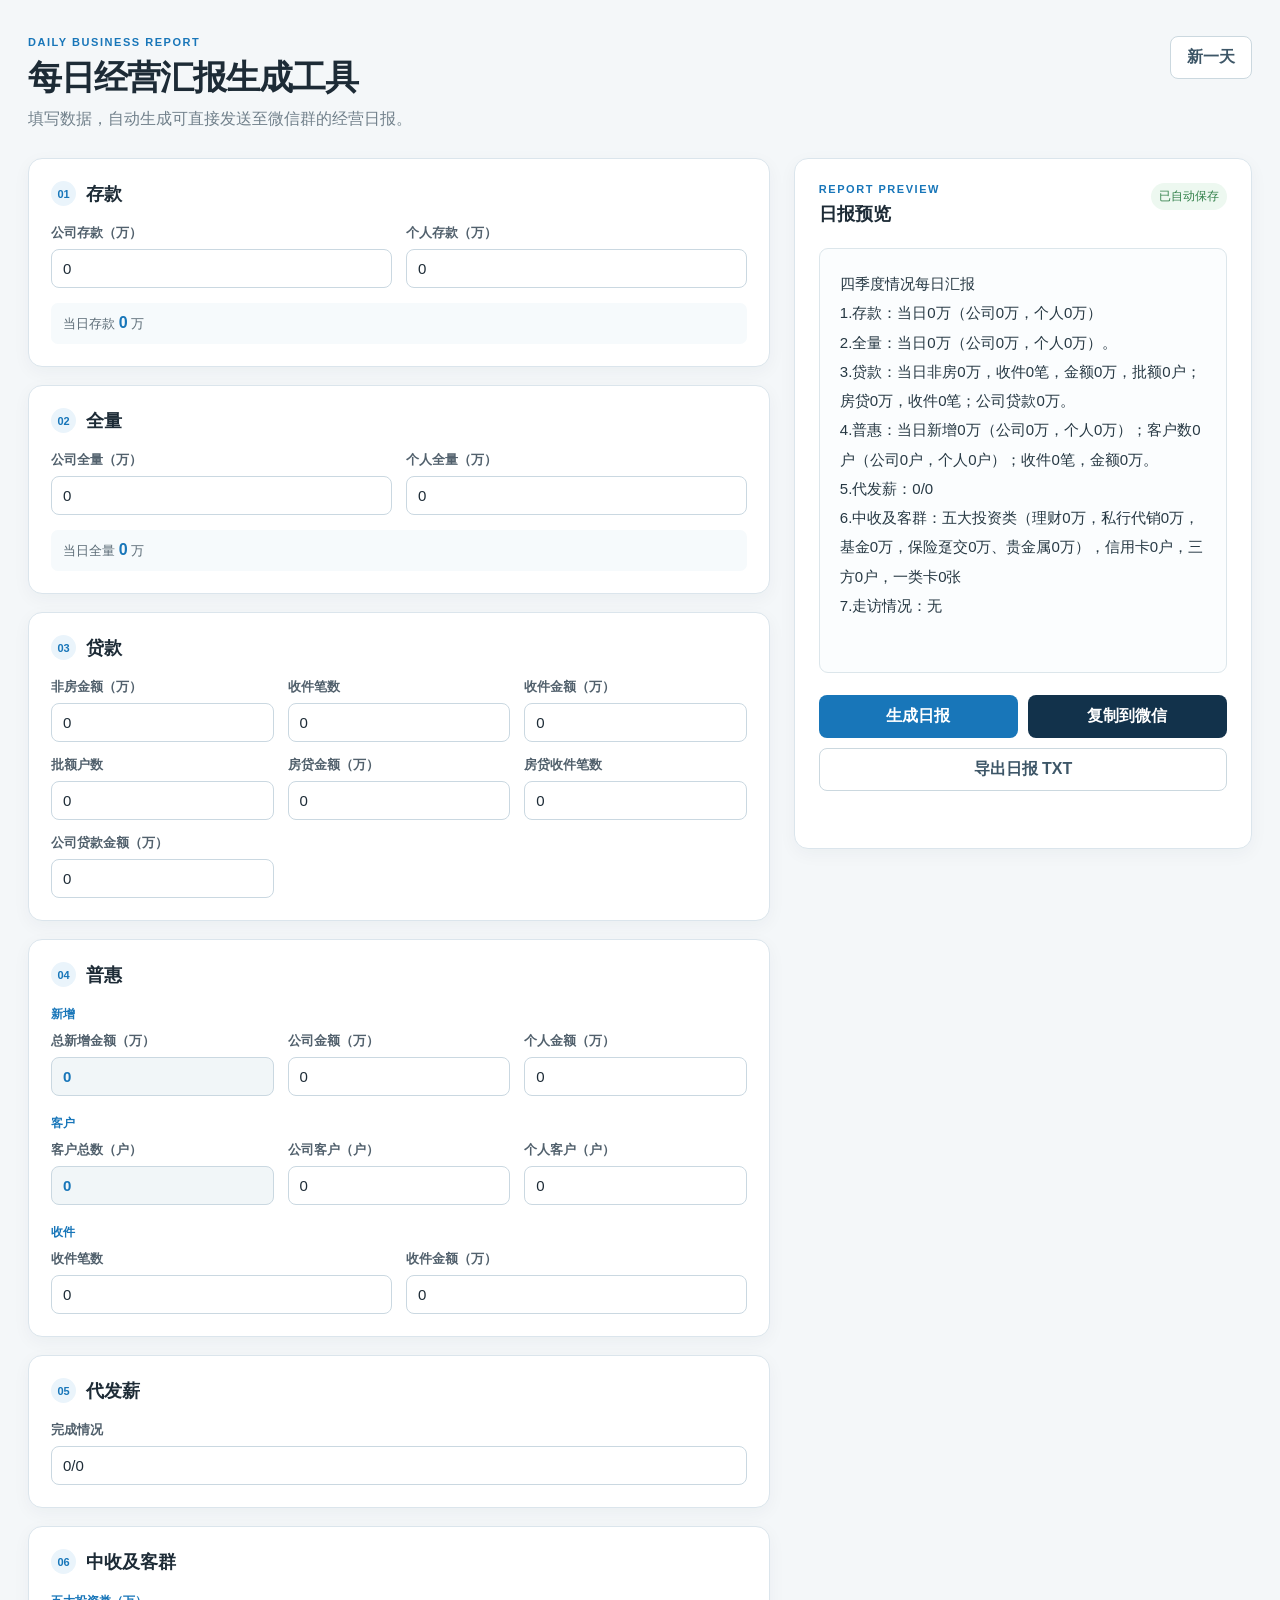
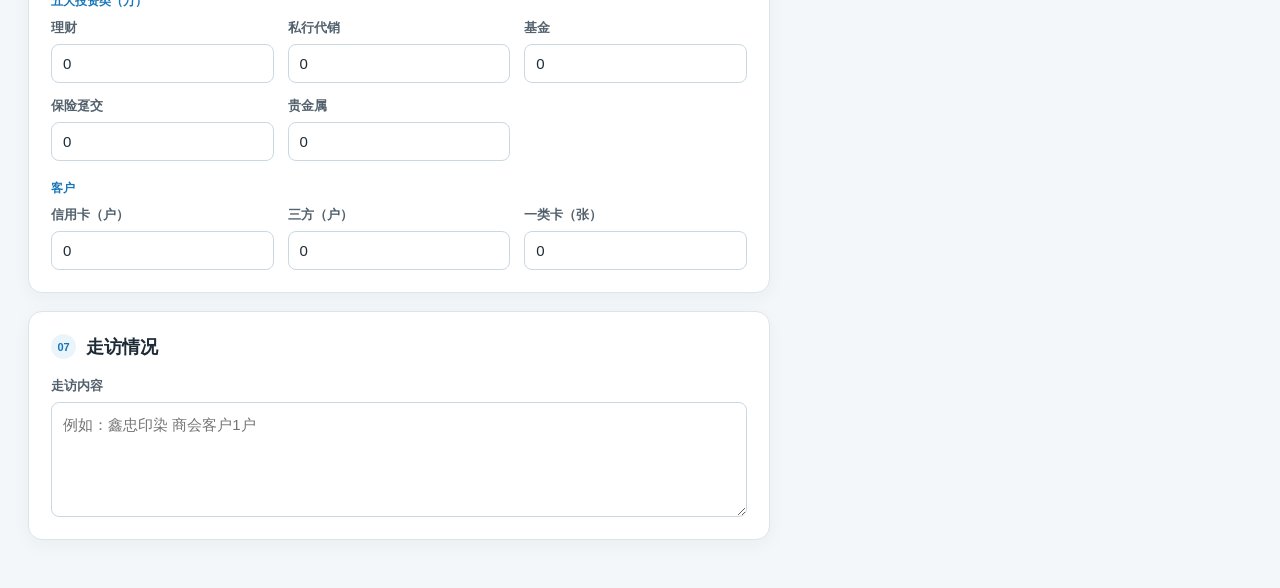
<file: index.html>
<!doctype html>
<html lang="zh-CN">
  <head>
    <meta charset="UTF-8" />
    <meta name="viewport" content="width=device-width, initial-scale=1.0" />
    <meta name="description" content="每日经营汇报生成工具" />
    <meta name="theme-color" content="#12324b" />
    <title>每日经营汇报生成工具</title>
    <meta name="apple-mobile-web-app-capable" content="yes" />
    <meta name="apple-mobile-web-app-status-bar-style" content="default" />
    <link rel="apple-touch-icon" sizes="180x180" href="assets/apple-touch-icon-v2.png" />
    <link rel="icon" type="image/png" sizes="180x180" href="assets/apple-touch-icon-v2.png" />
    <link rel="manifest" href="manifest.webmanifest" />
    <link rel="stylesheet" href="site.css" />
  </head>
  <body>
    <main class="app-shell">
      <header class="app-header">
        <div>
          <p class="eyebrow">DAILY BUSINESS REPORT</p>
          <h1>每日经营汇报生成工具</h1>
          <p class="subtitle">填写数据，自动生成可直接发送至微信群的经营日报。</p>
        </div>
        <button id="newDayButton" class="button button-secondary" type="button">新一天</button>
      </header>

      <div class="workspace">
        <section class="form-panel" aria-label="经营数据录入">
          <form id="reportForm">
            <section class="form-card">
              <div class="card-heading"><span>01</span><h2>存款</h2></div>
              <div class="input-grid two-columns">
                <label>公司存款（万）<input data-field="companyDeposit" type="number" inputmode="decimal" step="any" value="0" /></label>
                <label>个人存款（万）<input data-field="personalDeposit" type="number" inputmode="decimal" step="any" value="0" /></label>
              </div>
              <p class="calculation">当日存款 <strong id="depositTotal">0</strong> 万</p>
            </section>

            <section class="form-card">
              <div class="card-heading"><span>02</span><h2>全量</h2></div>
              <div class="input-grid two-columns">
                <label>公司全量（万）<input data-field="companyVolume" type="number" inputmode="decimal" step="any" value="0" /></label>
                <label>个人全量（万）<input data-field="personalVolume" type="number" inputmode="decimal" step="any" value="0" /></label>
              </div>
              <p class="calculation">当日全量 <strong id="volumeTotal">0</strong> 万</p>
            </section>

            <section class="form-card">
              <div class="card-heading"><span>03</span><h2>贷款</h2></div>
              <div class="input-grid three-columns">
                <label>非房金额（万）<input data-field="nonMortgageAmount" type="number" inputmode="decimal" step="any" value="0" /></label>
                <label>收件笔数<input data-field="nonMortgageCases" type="number" inputmode="numeric" step="1" value="0" /></label>
                <label>收件金额（万）<input data-field="nonMortgageCaseAmount" type="number" inputmode="decimal" step="any" value="0" /></label>
                <label>批额户数<input data-field="approvedHouseholds" type="number" inputmode="numeric" step="1" value="0" /></label>
                <label>房贷金额（万）<input data-field="mortgageAmount" type="number" inputmode="decimal" step="any" value="0" /></label>
                <label>房贷收件笔数<input data-field="mortgageCases" type="number" inputmode="numeric" step="1" value="0" /></label>
                <label>公司贷款金额（万）<input data-field="corporateLoanAmount" type="number" inputmode="decimal" step="any" value="0" /></label>
              </div>
            </section>

            <section class="form-card">
              <div class="card-heading"><span>04</span><h2>普惠</h2></div>
              <p class="group-label">新增</p>
              <div class="input-grid three-columns">
                <label>总新增金额（万）<input id="inclusiveNewTotal" type="text" value="0" readonly aria-label="总新增金额，自动合计" /></label>
                <label>公司金额（万）<input data-field="inclusiveNewCompany" type="number" inputmode="decimal" step="any" value="0" /></label>
                <label>个人金额（万）<input data-field="inclusiveNewPersonal" type="number" inputmode="decimal" step="any" value="0" /></label>
              </div>
              <p class="group-label">客户</p>
              <div class="input-grid three-columns">
                <label>客户总数（户）<input id="inclusiveCustomersTotal" type="text" value="0" readonly aria-label="客户总数，自动合计" /></label>
                <label>公司客户（户）<input data-field="inclusiveCustomersCompany" type="number" inputmode="numeric" step="1" value="0" /></label>
                <label>个人客户（户）<input data-field="inclusiveCustomersPersonal" type="number" inputmode="numeric" step="1" value="0" /></label>
              </div>
              <p class="group-label">收件</p>
              <div class="input-grid two-columns">
                <label>收件笔数<input data-field="inclusiveCases" type="number" inputmode="numeric" step="1" value="0" /></label>
                <label>收件金额（万）<input data-field="inclusiveCaseAmount" type="number" inputmode="decimal" step="any" value="0" /></label>
              </div>
            </section>

            <section class="form-card">
              <div class="card-heading"><span>05</span><h2>代发薪</h2></div>
              <label>完成情况<input data-field="payroll" type="text" placeholder="例如：0/4" value="0/0" /></label>
            </section>

            <section class="form-card">
              <div class="card-heading"><span>06</span><h2>中收及客群</h2></div>
              <p class="group-label">五大投资类（万）</p>
              <div class="input-grid three-columns">
                <label>理财<input data-field="wealthManagement" type="number" inputmode="decimal" step="any" value="0" /></label>
                <label>私行代销<input data-field="privateBankSales" type="number" inputmode="decimal" step="any" value="0" /></label>
                <label>基金<input data-field="fund" type="number" inputmode="decimal" step="any" value="0" /></label>
                <label>保险趸交<input data-field="insurance" type="number" inputmode="decimal" step="any" value="0" /></label>
                <label>贵金属<input data-field="preciousMetals" type="number" inputmode="decimal" step="any" value="0" /></label>
              </div>
              <p class="group-label">客户</p>
              <div class="input-grid three-columns">
                <label>信用卡（户）<input data-field="creditCard" type="number" inputmode="numeric" step="1" value="0" /></label>
                <label>三方（户）<input data-field="thirdParty" type="number" inputmode="numeric" step="1" value="0" /></label>
                <label>一类卡（张）<input data-field="firstClassCard" type="number" inputmode="numeric" step="1" value="0" /></label>
              </div>
            </section>

            <section class="form-card">
              <div class="card-heading"><span>07</span><h2>走访情况</h2></div>
              <label>走访内容<textarea data-field="visits" rows="4" placeholder="例如：鑫忠印染 商会客户1户"></textarea></label>
            </section>
          </form>
        </section>

        <aside class="preview-panel" aria-label="日报预览">
          <div class="preview-head">
            <div><p class="eyebrow">REPORT PREVIEW</p><h2>日报预览</h2></div>
            <span id="saveStatus" class="save-status">已自动保存</span>
          </div>
          <pre id="reportPreview" class="report-preview" aria-live="polite"></pre>
          <div class="action-buttons">
            <button id="generateButton" class="button button-primary" type="button">生成日报</button>
            <button id="copyButton" class="button button-dark" type="button">复制到微信</button>
            <button id="exportButton" class="button button-outline" type="button">导出日报 TXT</button>
          </div>
          <p id="actionMessage" class="action-message" role="status"></p>
        </aside>
      </div>
    </main>
    <script src="site.js"></script>
  </body>
</html>
</file>
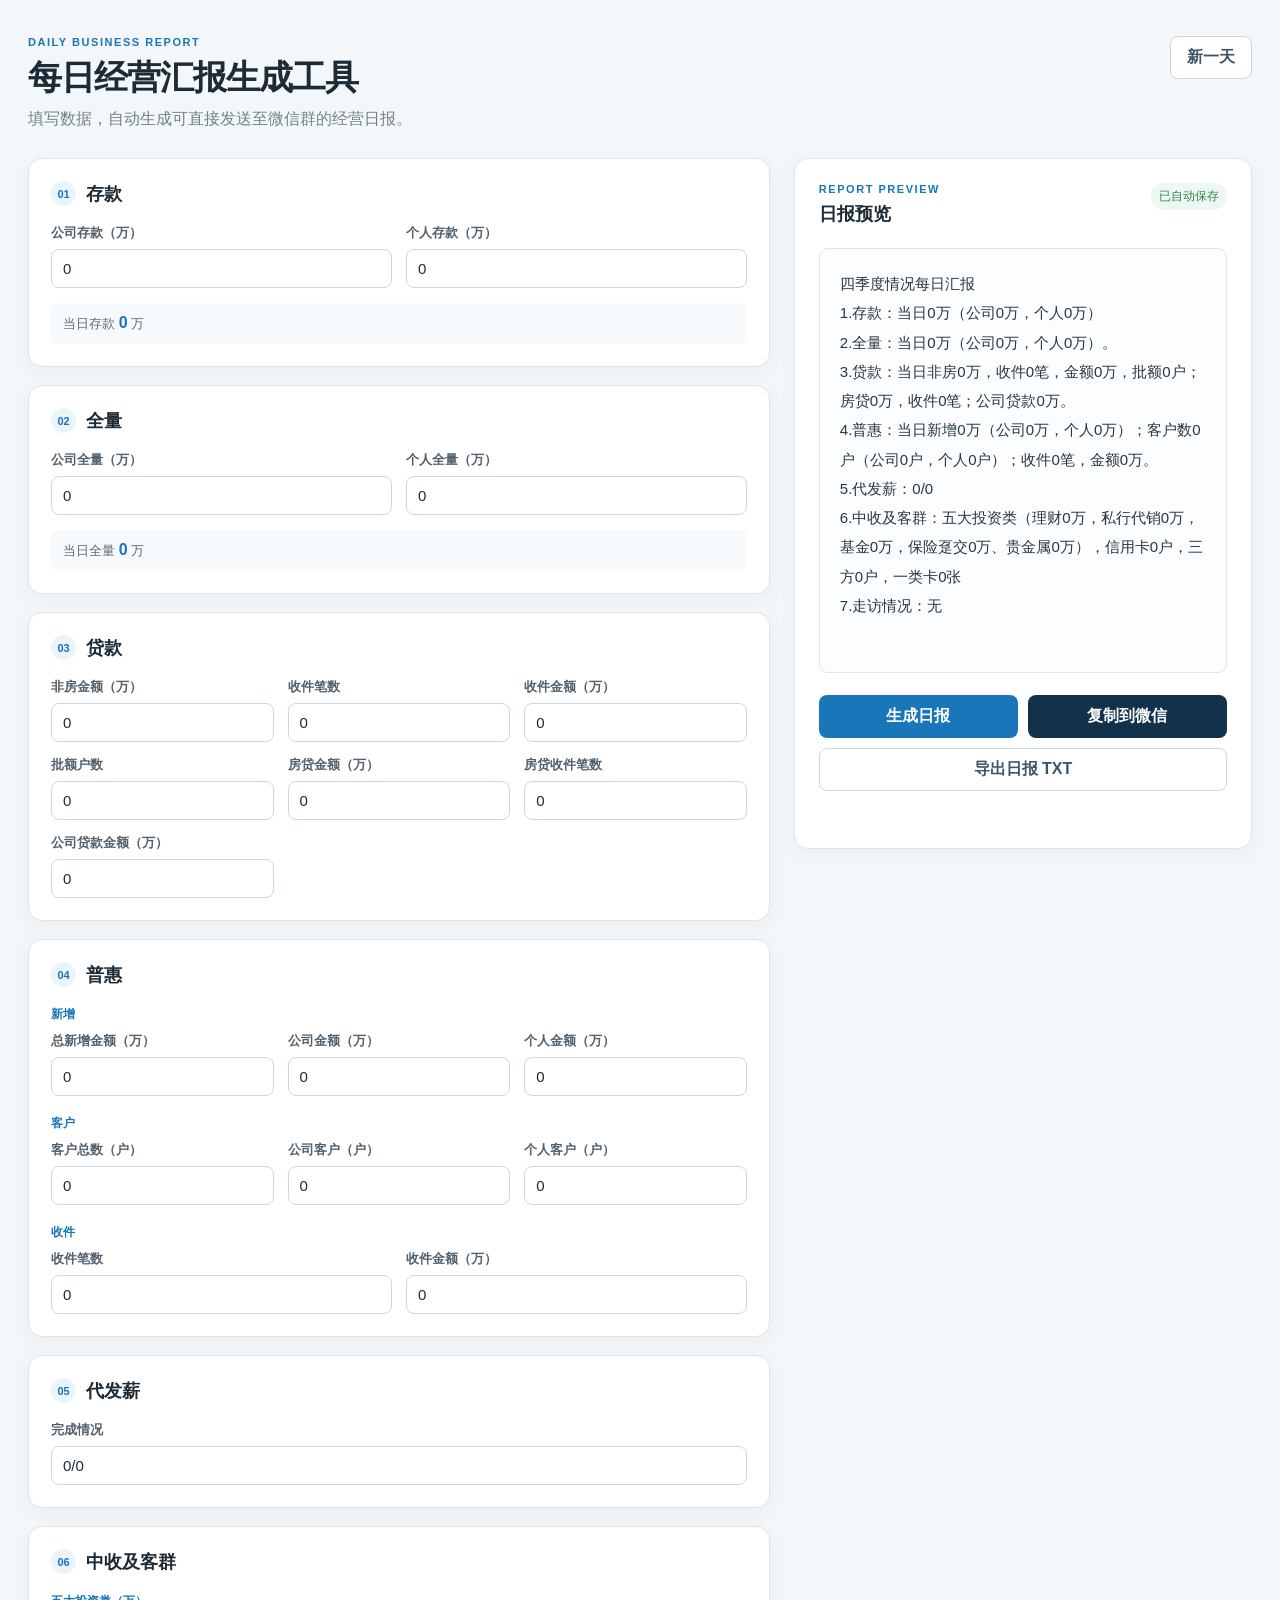
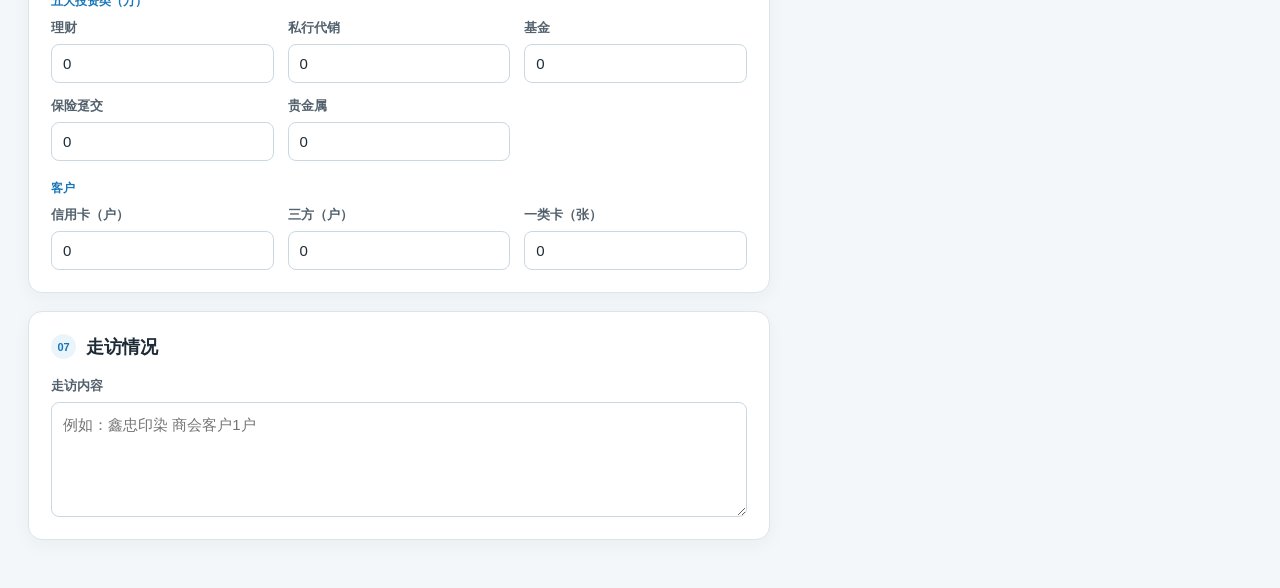
<file: 每日工作汇报/index.html>
<!doctype html>
<html lang="zh-CN">
  <head>
    <meta charset="UTF-8" />
    <meta name="viewport" content="width=device-width, initial-scale=1.0" />
    <meta name="description" content="每日经营汇报生成工具" />
    <meta name="theme-color" content="#12324b" />
    <title>每日经营汇报生成工具</title>
    <link rel="icon" href="assets/app-icon.svg" type="image/svg+xml" />
    <link rel="apple-touch-icon" href="assets/apple-touch-icon.png" />
    <link rel="manifest" href="site.webmanifest" />
    <link rel="stylesheet" href="site.css" />
  </head>
  <body>
    <main class="app-shell">
      <header class="app-header">
        <div>
          <p class="eyebrow">DAILY BUSINESS REPORT</p>
          <h1>每日经营汇报生成工具</h1>
          <p class="subtitle">填写数据，自动生成可直接发送至微信群的经营日报。</p>
        </div>
        <button id="newDayButton" class="button button-secondary" type="button">新一天</button>
      </header>

      <div class="workspace">
        <section class="form-panel" aria-label="经营数据录入">
          <form id="reportForm">
            <section class="form-card">
              <div class="card-heading"><span>01</span><h2>存款</h2></div>
              <div class="input-grid two-columns">
                <label>公司存款（万）<input data-field="companyDeposit" type="number" inputmode="decimal" step="any" value="0" /></label>
                <label>个人存款（万）<input data-field="personalDeposit" type="number" inputmode="decimal" step="any" value="0" /></label>
              </div>
              <p class="calculation">当日存款 <strong id="depositTotal">0</strong> 万</p>
            </section>

            <section class="form-card">
              <div class="card-heading"><span>02</span><h2>全量</h2></div>
              <div class="input-grid two-columns">
                <label>公司全量（万）<input data-field="companyVolume" type="number" inputmode="decimal" step="any" value="0" /></label>
                <label>个人全量（万）<input data-field="personalVolume" type="number" inputmode="decimal" step="any" value="0" /></label>
              </div>
              <p class="calculation">当日全量 <strong id="volumeTotal">0</strong> 万</p>
            </section>

            <section class="form-card">
              <div class="card-heading"><span>03</span><h2>贷款</h2></div>
              <div class="input-grid three-columns">
                <label>非房金额（万）<input data-field="nonMortgageAmount" type="number" inputmode="decimal" step="any" value="0" /></label>
                <label>收件笔数<input data-field="nonMortgageCases" type="number" inputmode="numeric" step="1" value="0" /></label>
                <label>收件金额（万）<input data-field="nonMortgageCaseAmount" type="number" inputmode="decimal" step="any" value="0" /></label>
                <label>批额户数<input data-field="approvedHouseholds" type="number" inputmode="numeric" step="1" value="0" /></label>
                <label>房贷金额（万）<input data-field="mortgageAmount" type="number" inputmode="decimal" step="any" value="0" /></label>
                <label>房贷收件笔数<input data-field="mortgageCases" type="number" inputmode="numeric" step="1" value="0" /></label>
                <label>公司贷款金额（万）<input data-field="corporateLoanAmount" type="number" inputmode="decimal" step="any" value="0" /></label>
              </div>
            </section>

            <section class="form-card">
              <div class="card-heading"><span>04</span><h2>普惠</h2></div>
              <p class="group-label">新增</p>
              <div class="input-grid three-columns">
                <label>总新增金额（万）<input data-field="inclusiveNewTotal" type="number" inputmode="decimal" step="any" value="0" /></label>
                <label>公司金额（万）<input data-field="inclusiveNewCompany" type="number" inputmode="decimal" step="any" value="0" /></label>
                <label>个人金额（万）<input data-field="inclusiveNewPersonal" type="number" inputmode="decimal" step="any" value="0" /></label>
              </div>
              <p class="group-label">客户</p>
              <div class="input-grid three-columns">
                <label>客户总数（户）<input data-field="inclusiveCustomersTotal" type="number" inputmode="numeric" step="1" value="0" /></label>
                <label>公司客户（户）<input data-field="inclusiveCustomersCompany" type="number" inputmode="numeric" step="1" value="0" /></label>
                <label>个人客户（户）<input data-field="inclusiveCustomersPersonal" type="number" inputmode="numeric" step="1" value="0" /></label>
              </div>
              <p class="group-label">收件</p>
              <div class="input-grid two-columns">
                <label>收件笔数<input data-field="inclusiveCases" type="number" inputmode="numeric" step="1" value="0" /></label>
                <label>收件金额（万）<input data-field="inclusiveCaseAmount" type="number" inputmode="decimal" step="any" value="0" /></label>
              </div>
            </section>

            <section class="form-card">
              <div class="card-heading"><span>05</span><h2>代发薪</h2></div>
              <label>完成情况<input data-field="payroll" type="text" placeholder="例如：0/4" value="0/0" /></label>
            </section>

            <section class="form-card">
              <div class="card-heading"><span>06</span><h2>中收及客群</h2></div>
              <p class="group-label">五大投资类（万）</p>
              <div class="input-grid three-columns">
                <label>理财<input data-field="wealthManagement" type="number" inputmode="decimal" step="any" value="0" /></label>
                <label>私行代销<input data-field="privateBankSales" type="number" inputmode="decimal" step="any" value="0" /></label>
                <label>基金<input data-field="fund" type="number" inputmode="decimal" step="any" value="0" /></label>
                <label>保险趸交<input data-field="insurance" type="number" inputmode="decimal" step="any" value="0" /></label>
                <label>贵金属<input data-field="preciousMetals" type="number" inputmode="decimal" step="any" value="0" /></label>
              </div>
              <p class="group-label">客户</p>
              <div class="input-grid three-columns">
                <label>信用卡（户）<input data-field="creditCard" type="number" inputmode="numeric" step="1" value="0" /></label>
                <label>三方（户）<input data-field="thirdParty" type="number" inputmode="numeric" step="1" value="0" /></label>
                <label>一类卡（张）<input data-field="firstClassCard" type="number" inputmode="numeric" step="1" value="0" /></label>
              </div>
            </section>

            <section class="form-card">
              <div class="card-heading"><span>07</span><h2>走访情况</h2></div>
              <label>走访内容<textarea data-field="visits" rows="4" placeholder="例如：鑫忠印染 商会客户1户"></textarea></label>
            </section>
          </form>
        </section>

        <aside class="preview-panel" aria-label="日报预览">
          <div class="preview-head">
            <div><p class="eyebrow">REPORT PREVIEW</p><h2>日报预览</h2></div>
            <span id="saveStatus" class="save-status">已自动保存</span>
          </div>
          <pre id="reportPreview" class="report-preview" aria-live="polite"></pre>
          <div class="action-buttons">
            <button id="generateButton" class="button button-primary" type="button">生成日报</button>
            <button id="copyButton" class="button button-dark" type="button">复制到微信</button>
            <button id="exportButton" class="button button-outline" type="button">导出日报 TXT</button>
          </div>
          <p id="actionMessage" class="action-message" role="status"></p>
        </aside>
      </div>
    </main>
    <script src="site.js"></script>
  </body>
</html>
</file>
<file: site.css>
:root { --navy: #12324b; --blue: #1876b9; --light-blue: #eaf4fb; --line: #dbe5ec; --ink: #1d2b36; --muted: #71808b; --surface: #fff; --canvas: #f4f7f9; }
* { box-sizing: border-box; }
body { margin: 0; background: var(--canvas); color: var(--ink); font-family: -apple-system, BlinkMacSystemFont, "Segoe UI", "PingFang SC", "Microsoft YaHei", sans-serif; }
.app-shell { max-width: 1500px; margin: 0 auto; padding: 36px 28px 48px; }
.app-header, .preview-head { display: flex; justify-content: space-between; align-items: flex-start; gap: 20px; }.app-header { margin-bottom: 28px; }.eyebrow { margin: 0 0 7px; color: var(--blue); font-size: 11px; font-weight: 800; letter-spacing: .14em; }h1, h2, p { margin-top: 0; }h1 { margin-bottom: 8px; font-size: clamp(25px, 3vw, 34px); letter-spacing: -.03em; }h2 { margin-bottom: 0; font-size: 18px; }.subtitle { margin-bottom: 0; color: var(--muted); }
.workspace { display: grid; grid-template-columns: minmax(0, 1.36fr) minmax(340px, .84fr); gap: 24px; align-items: start; }.form-panel, #reportForm { display: grid; gap: 18px; }.form-card, .preview-panel { background: var(--surface); border: 1px solid var(--line); border-radius: 14px; box-shadow: 0 5px 18px rgba(28, 55, 74, .045); }.form-card { padding: 22px; }.card-heading { display: flex; align-items: center; gap: 10px; margin-bottom: 18px; }.card-heading span { display: inline-grid; place-items: center; width: 25px; height: 25px; border-radius: 50%; background: var(--light-blue); color: var(--blue); font-size: 11px; font-weight: 800; }.input-grid { display: grid; gap: 14px; }.two-columns { grid-template-columns: repeat(2, minmax(0, 1fr)); }.three-columns { grid-template-columns: repeat(3, minmax(0, 1fr)); }
label { display: grid; gap: 7px; color: #52616d; font-size: 13px; font-weight: 650; }input, textarea { width: 100%; border: 1px solid #cad8e1; border-radius: 8px; padding: 10px 11px; background: #fff; color: var(--ink); font: inherit; font-size: 15px; font-weight: 500; outline: none; transition: border-color .18s, box-shadow .18s; }input[readonly] { background: #f1f6f8; color: var(--blue); font-weight: 750; cursor: default; }textarea { resize: vertical; line-height: 1.55; }input:focus, textarea:focus { border-color: var(--blue); box-shadow: 0 0 0 3px rgba(24,118,185,.12); }.group-label { margin: 19px 0 9px; color: var(--blue); font-size: 12px; font-weight: 800; }.calculation { margin: 15px 0 0; padding: 11px 12px; border-radius: 7px; background: #f6fafc; color: #5b6b76; font-size: 13px; }.calculation strong { color: var(--blue); font-size: 16px; }
.preview-panel { position: sticky; top: 18px; padding: 24px; }.save-status { padding: 5px 8px; border-radius: 999px; background: #edf8f0; color: #33814b; font-size: 12px; white-space: nowrap; }.report-preview { min-height: 425px; margin: 22px 0; padding: 20px; overflow: auto; border: 1px solid #dce6eb; border-radius: 9px; background: #fbfdfe; color: #263843; font-family: "PingFang SC", "Microsoft YaHei", sans-serif; font-size: 15px; line-height: 1.95; white-space: pre-wrap; }.action-buttons { display: grid; grid-template-columns: 1fr 1fr; gap: 10px; }.button { min-height: 42px; border: 1px solid transparent; border-radius: 8px; padding: 10px 16px; cursor: pointer; font: inherit; font-weight: 750; transition: transform .16s, opacity .16s, background .16s; }.button:hover { transform: translateY(-1px); }.button-primary { background: var(--blue); color: #fff; }.button-dark { background: var(--navy); color: #fff; }.button-outline, .button-secondary { border-color: #cbd8df; background: #fff; color: #3d5667; }.button-outline { grid-column: 1 / -1; }.action-message { min-height: 20px; margin: 13px 0 0; color: #33814b; font-size: 13px; text-align: center; }
@media (max-width: 980px) { .workspace { grid-template-columns: 1fr; gap: 18px; } .preview-panel { position: static; } .report-preview { min-height: 260px; } }
@media (max-width: 600px) { .app-shell { padding: 20px 14px 32px; }.app-header { align-items: stretch; flex-direction: column; margin-bottom: 20px; }.app-header h1 { font-size: 26px; }.app-header .button { width: 100%; }.workspace, #reportForm { gap: 10px; }.two-columns { grid-template-columns: repeat(2, minmax(0, 1fr)); }.three-columns { grid-template-columns: repeat(2, minmax(0, 1fr)); }.form-card, .preview-panel { padding: 15px 14px; border-radius: 12px; }.form-card.is-collapsible { padding-top: 13px; padding-bottom: 13px; }.form-card.is-collapsible:not(.is-open) > :not(.card-heading) { display: none; }.card-heading { margin-bottom: 14px; }.form-card.is-collapsible:not(.is-open) .card-heading { margin-bottom: 0; }.form-card.is-collapsible .card-heading { cursor: pointer; user-select: none; }.form-card.is-collapsible .card-heading::after { content: '收起'; margin-left: auto; color: var(--blue); font-size: 12px; font-weight: 800; }.form-card.is-collapsible:not(.is-open) .card-heading::after { content: '填写'; color: #71808b; }.input-grid { gap: 10px; }label { gap: 5px; font-size: 12px; }input, textarea { min-height: 46px; padding: 10px; font-size: 16px; }textarea { min-height: 96px; }.group-label { margin: 14px 0 7px; }.calculation { margin-top: 11px; }.preview-head { align-items: center; }.preview-head h2 { font-size: 20px; }.report-preview { min-height: 215px; margin: 16px 0; padding: 15px; font-size: 14px; line-height: 1.8; }.action-buttons { grid-template-columns: 1fr; gap: 9px; }.button { min-height: 50px; font-size: 16px; }.button-outline { grid-column: auto; }.action-message { margin-top: 11px; } }
</file>
<file: 每日工作汇报/site.css>
:root { --navy: #12324b; --blue: #1876b9; --light-blue: #eaf4fb; --line: #dbe5ec; --ink: #1d2b36; --muted: #71808b; --surface: #fff; --canvas: #f4f7f9; }
* { box-sizing: border-box; }
body { margin: 0; background: var(--canvas); color: var(--ink); font-family: -apple-system, BlinkMacSystemFont, "Segoe UI", "PingFang SC", "Microsoft YaHei", sans-serif; }
.app-shell { max-width: 1500px; margin: 0 auto; padding: 36px 28px 48px; }
.app-header, .preview-head { display: flex; justify-content: space-between; align-items: flex-start; gap: 20px; }.app-header { margin-bottom: 28px; }.eyebrow { margin: 0 0 7px; color: var(--blue); font-size: 11px; font-weight: 800; letter-spacing: .14em; }h1, h2, p { margin-top: 0; }h1 { margin-bottom: 8px; font-size: clamp(25px, 3vw, 34px); letter-spacing: -.03em; }h2 { margin-bottom: 0; font-size: 18px; }.subtitle { margin-bottom: 0; color: var(--muted); }
.workspace { display: grid; grid-template-columns: minmax(0, 1.36fr) minmax(340px, .84fr); gap: 24px; align-items: start; }.form-panel, #reportForm { display: grid; gap: 18px; }.form-card, .preview-panel { background: var(--surface); border: 1px solid var(--line); border-radius: 14px; box-shadow: 0 5px 18px rgba(28, 55, 74, .045); }.form-card { padding: 22px; }.card-heading { display: flex; align-items: center; gap: 10px; margin-bottom: 18px; }.card-heading span { display: inline-grid; place-items: center; width: 25px; height: 25px; border-radius: 50%; background: var(--light-blue); color: var(--blue); font-size: 11px; font-weight: 800; }.input-grid { display: grid; gap: 14px; }.two-columns { grid-template-columns: repeat(2, minmax(0, 1fr)); }.three-columns { grid-template-columns: repeat(3, minmax(0, 1fr)); }
label { display: grid; gap: 7px; color: #52616d; font-size: 13px; font-weight: 650; }input, textarea { width: 100%; border: 1px solid #cad8e1; border-radius: 8px; padding: 10px 11px; background: #fff; color: var(--ink); font: inherit; font-size: 15px; font-weight: 500; outline: none; transition: border-color .18s, box-shadow .18s; }textarea { resize: vertical; line-height: 1.55; }input:focus, textarea:focus { border-color: var(--blue); box-shadow: 0 0 0 3px rgba(24,118,185,.12); }.group-label { margin: 19px 0 9px; color: var(--blue); font-size: 12px; font-weight: 800; }.calculation { margin: 15px 0 0; padding: 11px 12px; border-radius: 7px; background: #f6fafc; color: #5b6b76; font-size: 13px; }.calculation strong { color: var(--blue); font-size: 16px; }
.preview-panel { position: sticky; top: 18px; padding: 24px; }.save-status { padding: 5px 8px; border-radius: 999px; background: #edf8f0; color: #33814b; font-size: 12px; white-space: nowrap; }.report-preview { min-height: 425px; margin: 22px 0; padding: 20px; overflow: auto; border: 1px solid #dce6eb; border-radius: 9px; background: #fbfdfe; color: #263843; font-family: "PingFang SC", "Microsoft YaHei", sans-serif; font-size: 15px; line-height: 1.95; white-space: pre-wrap; }.action-buttons { display: grid; grid-template-columns: 1fr 1fr; gap: 10px; }.button { min-height: 42px; border: 1px solid transparent; border-radius: 8px; padding: 10px 16px; cursor: pointer; font: inherit; font-weight: 750; transition: transform .16s, opacity .16s, background .16s; }.button:hover { transform: translateY(-1px); }.button-primary { background: var(--blue); color: #fff; }.button-dark { background: var(--navy); color: #fff; }.button-outline, .button-secondary { border-color: #cbd8df; background: #fff; color: #3d5667; }.button-outline { grid-column: 1 / -1; }.action-message { min-height: 20px; margin: 13px 0 0; color: #33814b; font-size: 13px; text-align: center; }
@media (max-width: 980px) { .workspace { grid-template-columns: 1fr; gap: 18px; } .preview-panel { position: static; } .report-preview { min-height: 260px; } }
@media (max-width: 600px) { .app-shell { padding: 20px 14px 32px; }.app-header { align-items: stretch; flex-direction: column; margin-bottom: 20px; }.app-header h1 { font-size: 26px; }.app-header .button { width: 100%; }.workspace, #reportForm { gap: 10px; }.two-columns { grid-template-columns: repeat(2, minmax(0, 1fr)); }.three-columns { grid-template-columns: repeat(2, minmax(0, 1fr)); }.form-card, .preview-panel { padding: 15px 14px; border-radius: 12px; }.form-card.is-collapsible { padding-top: 13px; padding-bottom: 13px; }.form-card.is-collapsible:not(.is-open) > :not(.card-heading) { display: none; }.card-heading { margin-bottom: 14px; }.form-card.is-collapsible:not(.is-open) .card-heading { margin-bottom: 0; }.form-card.is-collapsible .card-heading { cursor: pointer; user-select: none; }.form-card.is-collapsible .card-heading::after { content: '收起'; margin-left: auto; color: var(--blue); font-size: 12px; font-weight: 800; }.form-card.is-collapsible:not(.is-open) .card-heading::after { content: '填写'; color: #71808b; }.input-grid { gap: 10px; }label { gap: 5px; font-size: 12px; }input, textarea { min-height: 46px; padding: 10px; font-size: 16px; }textarea { min-height: 96px; }.group-label { margin: 14px 0 7px; }.calculation { margin-top: 11px; }.preview-head { align-items: center; }.preview-head h2 { font-size: 20px; }.report-preview { min-height: 215px; margin: 16px 0; padding: 15px; font-size: 14px; line-height: 1.8; }.action-buttons { grid-template-columns: 1fr; gap: 9px; }.button { min-height: 50px; font-size: 16px; }.button-outline { grid-column: auto; }.action-message { margin-top: 11px; } }
</file>
